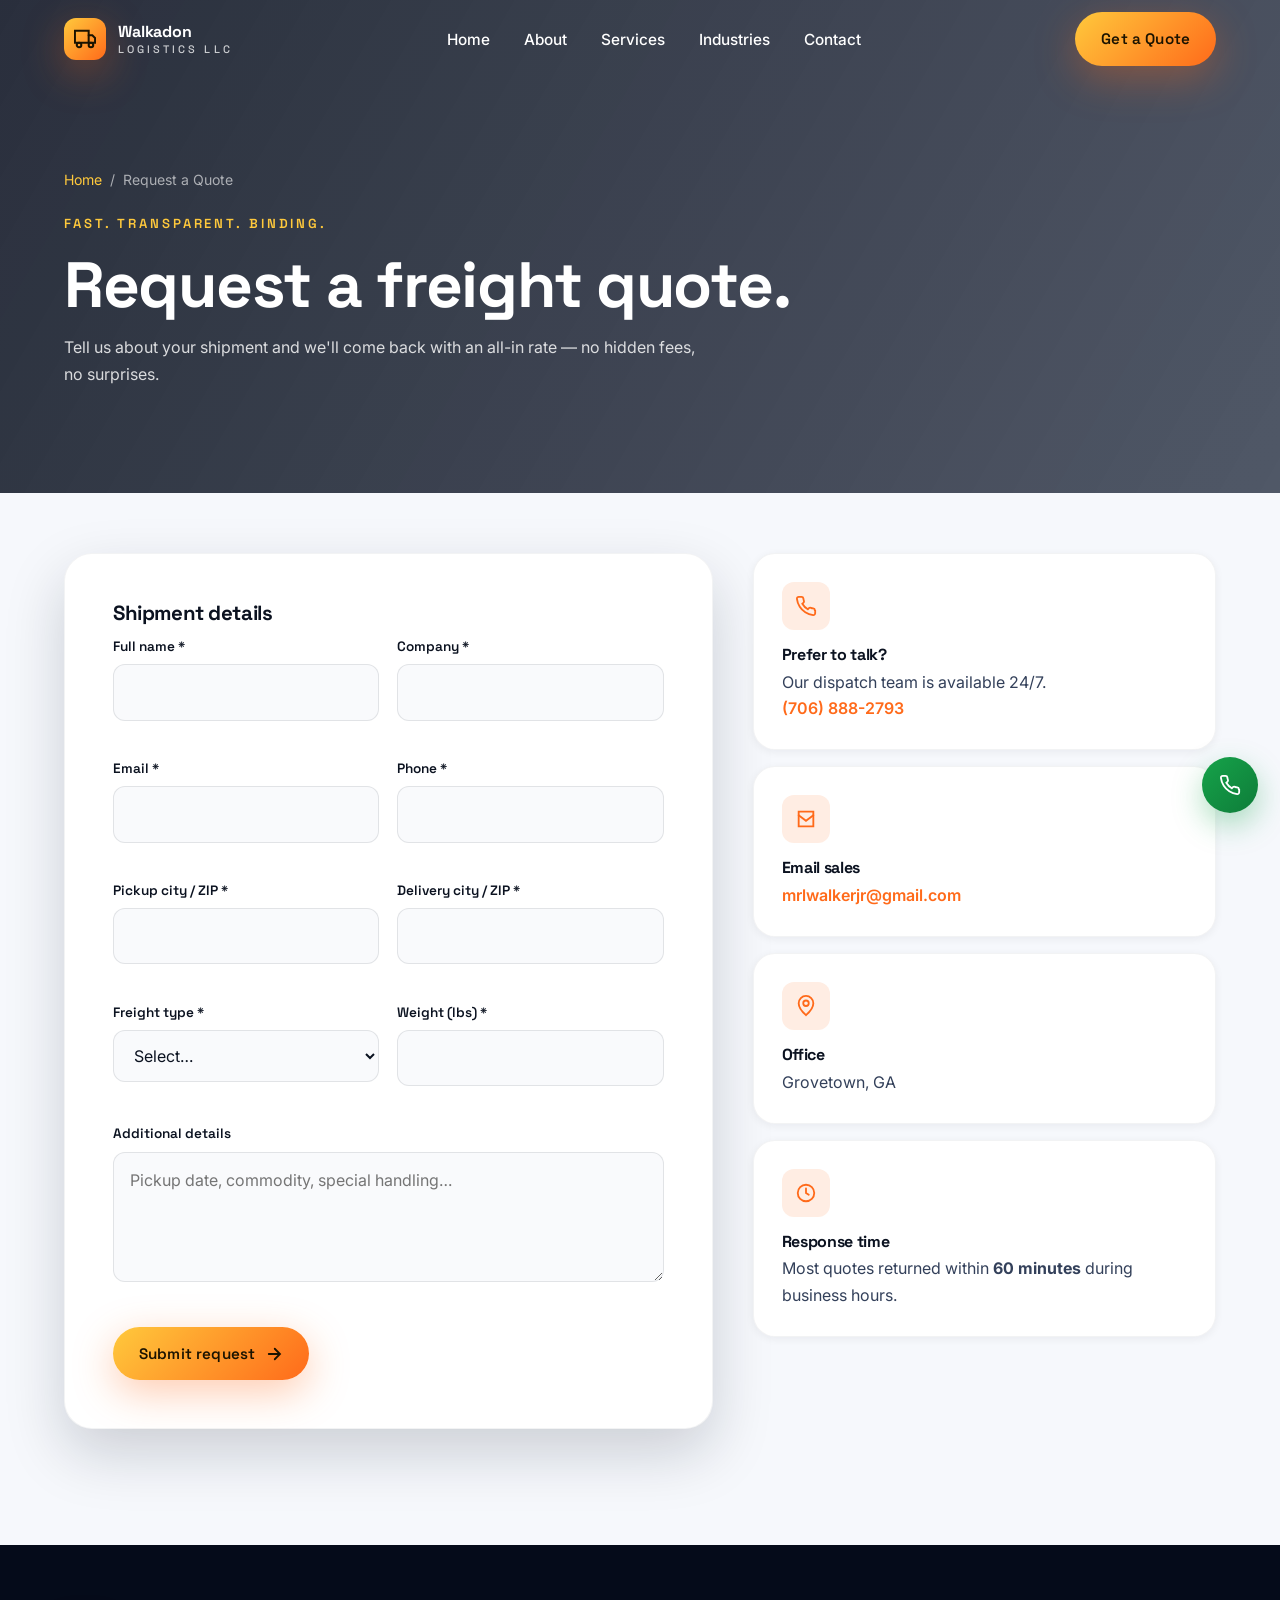
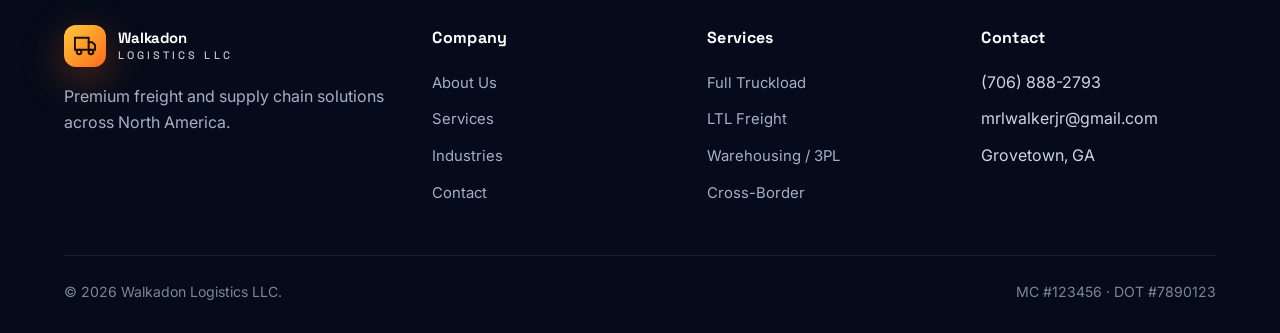
<file: quote.html>
<!DOCTYPE html>

<html lang="en">
<head>
<meta charset="utf-8"/>
<meta content="width=device-width, initial-scale=1" name="viewport"/>
<title>Request a Quote — Walkadon Logistics LLC</title>
<meta content="Get a transparent, no-obligation freight quote from Walkadon Logistics in under an hour." name="description"/>
<meta content="Request a Quote — Walkadon Logistics" property="og:title"/>
<meta content="Freight quote in under an hour, 24/7 dispatch." property="og:description"/>
<meta content="website" property="og:type"/>
<meta content="summary_large_image" name="twitter:card"/>
<link href="https://fonts.googleapis.com" rel="preconnect"/>
<link crossorigin="" href="https://fonts.gstatic.com" rel="preconnect"/>
<link href="https://fonts.googleapis.com/css2?family=Inter:wght@400;500;600;700&amp;family=Space+Grotesk:wght@500;600;700&amp;display=swap" rel="stylesheet"/>
<link href="css/style.css" rel="stylesheet"/>
<link href="css/responsive.css" rel="stylesheet"/>
<link href="css/animations.css" rel="stylesheet"/>
<style>
/* Prevent horizontal scrolling */
html,
body {
    overflow-x: hidden;
    width: 100%;
}

*,
*::before,
*::after {
    box-sizing: border-box;
}

img,
video,
iframe {
    max-width: 100%;
    height: auto;
}

/* Mobile Fix */
@media (max-width: 768px) {

    .container{
        width:100%;
        max-width:100%;
        padding-left:16px;
        padding-right:16px;
    }

    /* Stack form and info cards */
    .grid{
        display:flex !important;
        flex-direction:column !important;
        gap:24px !important;
    }

    /* Form rows become one column */
    .form__row{
        display:flex !important;
        flex-direction:column !important;
        gap:18px;
    }

    .form__group{
        width:100% !important;
    }

    .form input,
    .form select,
    .form textarea{
        width:100%;
    }

    aside{
        width:100%;
    }

    .info{
        width:100%;
    }

    /* Prevent anything from exceeding screen */
    .page-hero,
    .section,
    .form,
    .info{
        max-width:100%;
        overflow:hidden;
    }

}
</style>
</head>
<body>
<header class="nav" data-nav="">
<div class="container nav__inner">
<a class="logo" href="index.html"><span class="logo__mark"><svg fill="none" height="22" stroke="currentColor" stroke-linecap="round" stroke-width="2.2" viewbox="0 0 24 24" width="22"><path d="M1 3h15v13H1z"></path><path d="M16 8h4l3 3v5h-7"></path><circle cx="5.5" cy="18.5" r="2.5"></circle><circle cx="18.5" cy="18.5" r="2.5"></circle></svg></span><span class="logo__text">Walkadon<small>LOGISTICS LLC</small></span></a>
<nav><ul class="nav__menu">
<li><a class="nav__link" href="index.html">Home</a></li>
<li><a class="nav__link" href="about.html">About</a></li>
<li><a class="nav__link" href="services.html">Services</a></li>
<li><a class="nav__link" href="industries.html">Industries</a></li>
<li><a class="nav__link" href="contact.html">Contact</a></li></ul></nav>
<div class="nav__cta">
<a class="btn btn-primary" href="quote.html">Get a Quote</a>
<button aria-label="Open menu" class="nav__toggle" data-nav-toggle=""><svg fill="none" height="22" stroke="currentColor" stroke-linecap="round" stroke-width="2" viewbox="0 0 24 24" width="22"><path d="M3 6h18M3 12h18M3 18h18"></path></svg></button>
</div>
</div>
<div class="nav__drawer" data-nav-drawer="">
<a href="index.html">Home</a><a href="about.html">About</a><a href="services.html">Services</a>
<a href="industries.html">Industries</a>
<a class="btn btn-primary" href="quote.html">Get a Quote</a><a href="contact.html">Contact</a>
</div>
</header>
<section class="page-hero">
<div aria-hidden="true" class="page-hero__bg"></div>
<div class="container">
<div class="breadcrumbs"><a href="index.html">Home</a><span>/</span><span>Request a Quote</span></div>
<span class="eyebrow" style="color:var(--gold-400)">Fast. Transparent. Binding.</span>
<h1>Request a freight quote.</h1>
<p>Tell us about your shipment and we'll come back with an all-in rate — no hidden fees, no surprises.</p>
</div>
</section>
<section class="section" style="padding-top:60px">
<div class="container">
<div class="grid" style="grid-template-columns: 1.4fr 1fr; gap: 40px; align-items: start;">
<!-- QUOTE FORM -->
<form action="https://api.web3forms.com/submit" class="form reveal" data-validate="" method="POST" novalidate=""><input name="access_key" type="hidden" value="736a18b6-95ca-4a5c-83af-af9a72b11617"/>
<div class="form__success" role="status">Thanks! Your quote request was received. Our team will respond within one hour.</div>
<h3 style="margin-top:0">Shipment details</h3>
<div class="form__row">
<div class="form__group">
<label for="name">Full name *</label>
<input autocomplete="name" id="name" name="name" required="" type="text"/>
<span class="error"></span>
</div>
<div class="form__group">
<label for="company">Company *</label>
<input autocomplete="organization" id="company" name="company" required="" type="text"/>
<span class="error"></span>
</div>
</div>
<div class="form__row">
<div class="form__group">
<label for="email">Email *</label>
<input autocomplete="email" id="email" name="email" required="" type="email"/>
<span class="error"></span>
</div>
<div class="form__group">
<label for="phone">Phone *</label>
<input autocomplete="tel" id="phone" name="phone" required="" type="tel"/>
<span class="error"></span>
</div>
</div>
<div class="form__row">
<div class="form__group">
<label for="origin">Pickup city / ZIP *</label>
<input id="origin" name="origin" required="" type="text"/>
<span class="error"></span>
</div>
<div class="form__group">
<label for="dest">Delivery city / ZIP *</label>
<input id="dest" name="dest" required="" type="text"/>
<span class="error"></span>
</div>
</div>
<div class="form__row">
<div class="form__group">
<label for="type">Freight type *</label>
<select id="type" name="type" required="">
<option value="">Select…</option>
<option>Full Truckload (FTL)</option>
<option>Less-Than-Truckload (LTL)</option>
<option>Refrigerated</option>
<option>Flatbed / Step-deck</option>
<option>Expedited / Hot Shot</option>
<option>Cross-border</option>
<option>Other</option>
</select>
<span class="error"></span>
</div>
<div class="form__group">
<label for="weight">Weight (lbs) *</label>
<input id="weight" min="1" name="weight" required="" type="number"/>
<span class="error"></span>
</div>
</div>
<div class="form__row">
<div class="form__group full">
<label for="notes">Additional details</label>
<textarea id="notes" name="notes" placeholder="Pickup date, commodity, special handling…"></textarea>
<span class="error"></span>
</div>
</div>
<button class="btn btn-primary form__submit" type="submit">
            Submit request
            <svg fill="none" height="18" stroke="currentColor" stroke-linecap="round" stroke-width="2.4" viewbox="0 0 24 24" width="18"><path d="M5 12h14M13 5l7 7-7 7"></path></svg>
</button>
</form>
<!-- SIDE INFO -->
<aside class="reveal-right" style="display:flex;flex-direction:column;gap:16px">
<div class="info">
<div class="info__icon"><svg fill="none" height="22" stroke="currentColor" stroke-linecap="round" stroke-width="2" viewbox="0 0 24 24" width="22"><path d="M22 16.9v3a2 2 0 0 1-2.2 2 19.8 19.8 0 0 1-8.6-3.1 19.5 19.5 0 0 1-6-6A19.8 19.8 0 0 1 2.1 4.2 2 2 0 0 1 4.1 2h3a2 2 0 0 1 2 1.7c.1.9.3 1.8.6 2.6a2 2 0 0 1-.4 2.1L8 9.6a16 16 0 0 0 6 6l1.2-1.2a2 2 0 0 1 2.1-.4c.8.3 1.7.5 2.6.6a2 2 0 0 1 1.7 2z"></path></svg></div>
<h4>Prefer to talk?</h4>
<p>Our dispatch team is available 24/7.<br/><a href="tel:17068882793">(706) 888-2793</a></p>
</div>
<div class="info">
<div class="info__icon"><svg fill="none" height="22" stroke="currentColor" stroke-linecap="round" stroke-width="2" viewbox="0 0 24 24" width="22"><path d="M4 4h16v16H4z"></path><path d="M4 8l8 6 8-6"></path></svg></div>
<h4>Email sales</h4>
<p><a href="mailto:mrlwalkerjr@gmail.com">mrlwalkerjr@gmail.com</a></p>
</div>
<div class="info">
<div class="info__icon"><svg fill="none" height="22" stroke="currentColor" stroke-linecap="round" stroke-width="2" viewbox="0 0 24 24" width="22"><path d="M12 22s8-7 8-13a8 8 0 1 0-16 0c0 6 8 13 8 13z"></path><circle cx="12" cy="9" r="3"></circle></svg></div>
<h4>Office</h4>
<p>Grovetown, GA</p>
</div>
<div class="info">
<div class="info__icon"><svg fill="none" height="22" stroke="currentColor" stroke-linecap="round" stroke-width="2" viewbox="0 0 24 24" width="22"><circle cx="12" cy="12" r="9"></circle><path d="M12 7v5l3 2"></path></svg></div>
<h4>Response time</h4>
<p>Most quotes returned within <strong>60 minutes</strong> during business hours.</p>
</div>
</aside>
</div>
</div>
</section>
<footer class="footer">
<div class="container">
<div class="footer__grid">
<div class="footer__brand"><a class="logo" href="index.html"><span class="logo__mark"><svg fill="none" height="22" stroke="currentColor" stroke-linecap="round" stroke-width="2.2" viewbox="0 0 24 24" width="22"><path d="M1 3h15v13H1z"></path><path d="M16 8h4l3 3v5h-7"></path><circle cx="5.5" cy="18.5" r="2.5"></circle><circle cx="18.5" cy="18.5" r="2.5"></circle></svg></span><span class="logo__text">Walkadon<small>LOGISTICS LLC</small></span></a><p>Premium freight and supply chain solutions across North America.</p></div>
<div><h5>Company</h5><ul><li><a href="about.html">About Us</a></li><li><a href="services.html">Services</a></li><li><a href="industries.html">Industries</a></li><li><a href="contact.html">Contact</a></li></ul></div>
<div><h5>Services</h5><ul><li><a href="services.html">Full Truckload</a></li><li><a href="services.html">LTL Freight</a></li><li><a href="services.html">Warehousing / 3PL</a></li><li><a href="services.html">Cross-Border</a></li></ul></div>
<div><h5>Contact</h5><ul><li>(706) 888-2793</li><li>mrlwalkerjr@gmail.com</li><li>Grovetown, GA</li></ul></div>
</div>
<div class="footer__bottom"><span>© <span data-year="">2026</span> Walkadon Logistics LLC.</span><span>MC #123456 · DOT #7890123</span></div>
</div>
</footer>
<button aria-label="Back to top" class="back-top" data-back-top=""><svg fill="none" height="18" stroke="currentColor" stroke-linecap="round" stroke-width="2.4" viewbox="0 0 24 24" width="18"><path d="M12 19V5M5 12l7-7 7 7"></path></svg></button>
<div class="floating floating--right">
<a aria-label="Call us" class="fab fab--call" href="tel:17068882793"><svg fill="none" height="22" stroke="currentColor" stroke-linecap="round" stroke-width="2" viewbox="0 0 24 24" width="22"><path d="M22 16.9v3a2 2 0 0 1-2.2 2 19.8 19.8 0 0 1-8.6-3.1 19.5 19.5 0 0 1-6-6A19.8 19.8 0 0 1 2.1 4.2 2 2 0 0 1 4.1 2h3a2 2 0 0 1 2 1.7c.1.9.3 1.8.6 2.6a2 2 0 0 1-.4 2.1L8 9.6a16 16 0 0 0 6 6l1.2-1.2a2 2 0 0 1 2.1-.4c.8.3 1.7.5 2.6.6a2 2 0 0 1 1.7 2z"></path></svg></a>
<br/><br/>
</div>
<script src="js/script.js"></script>
<script src="js/animations.js"></script>
<script src="js/form-validation.js"></script>
            <!--Start of Tawk.to Script-->
<script type="text/javascript">
var Tawk_API=Tawk_API||{}, Tawk_LoadStart=new Date();
(function(){
var s1=document.createElement("script"),s0=document.getElementsByTagName("script")[0];
s1.async=true;
s1.src='https://embed.tawk.to/6a603959642ea11d490f1eef/1ju3u02gb';
s1.charset='UTF-8';
s1.setAttribute('crossorigin','*');
s0.parentNode.insertBefore(s1,s0);
})();
</script>
<!--End of Tawk.to Script-->
</body>
</html>
</file>
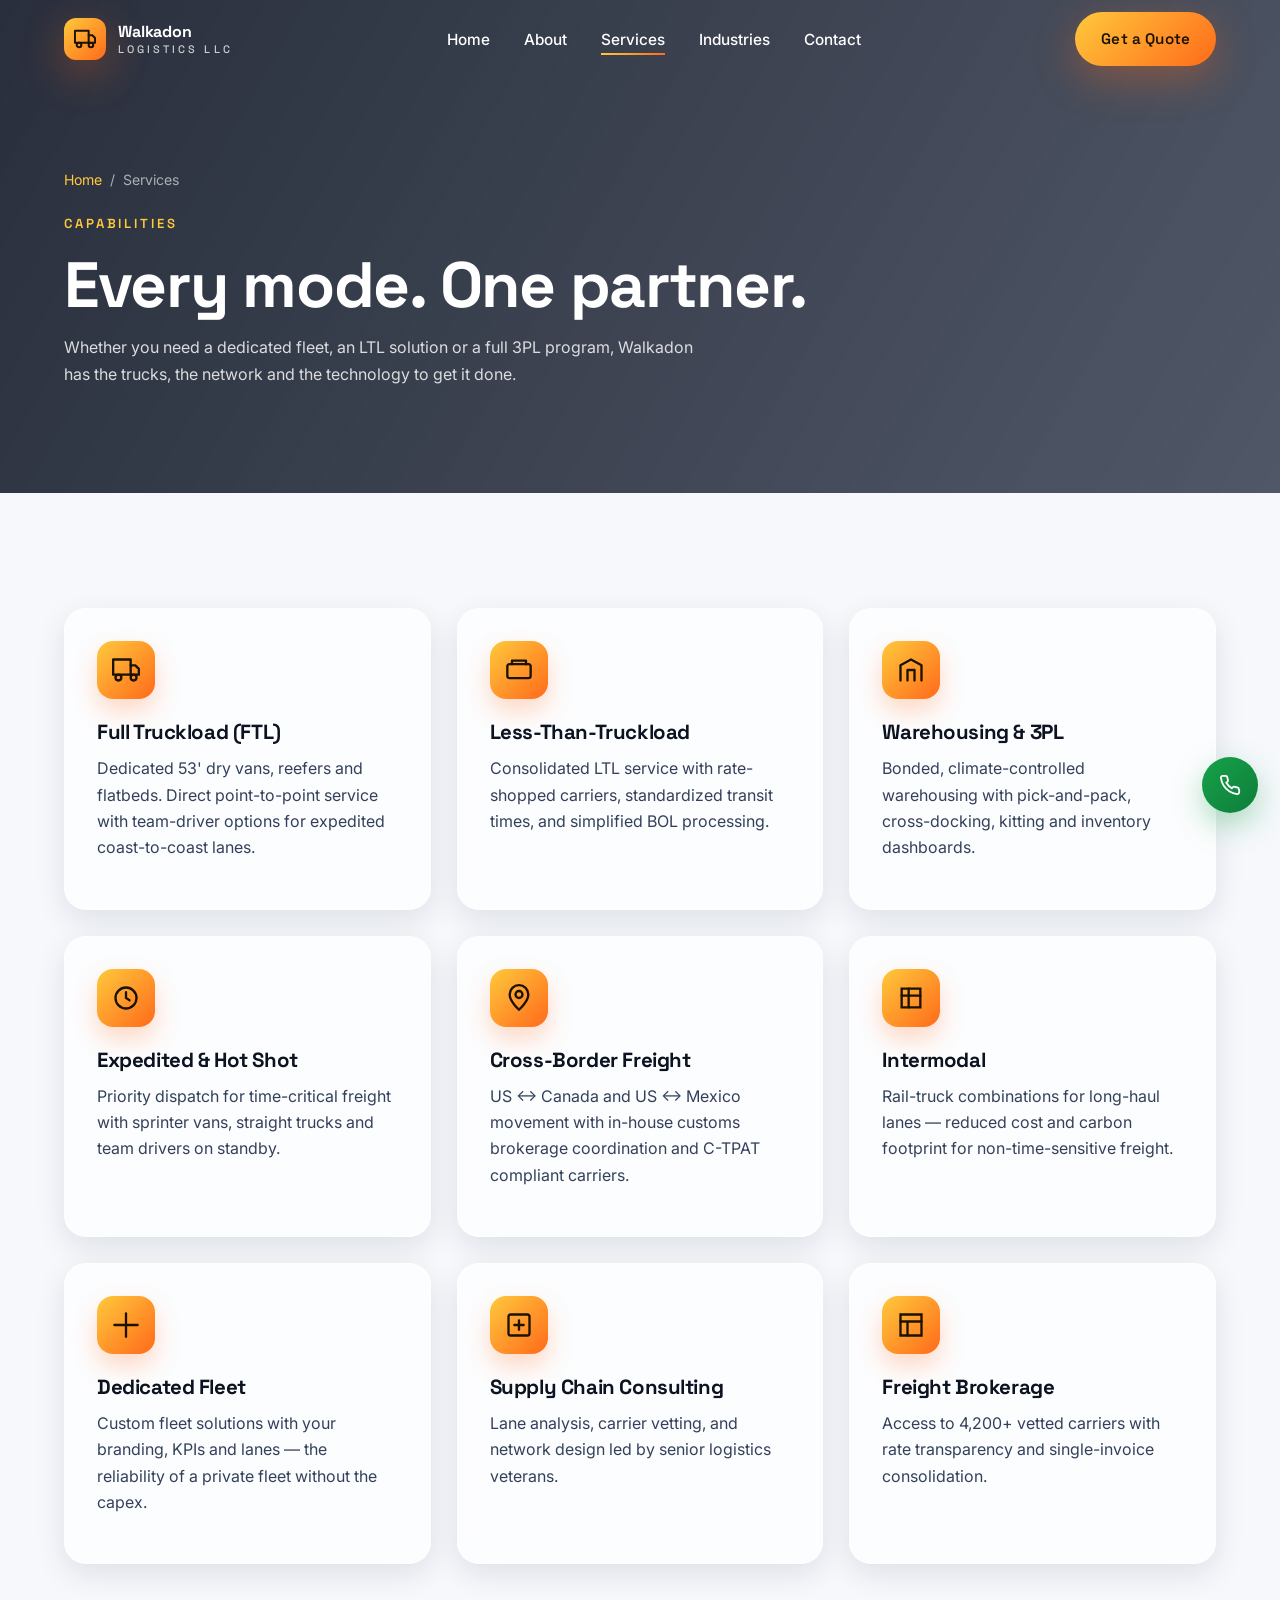
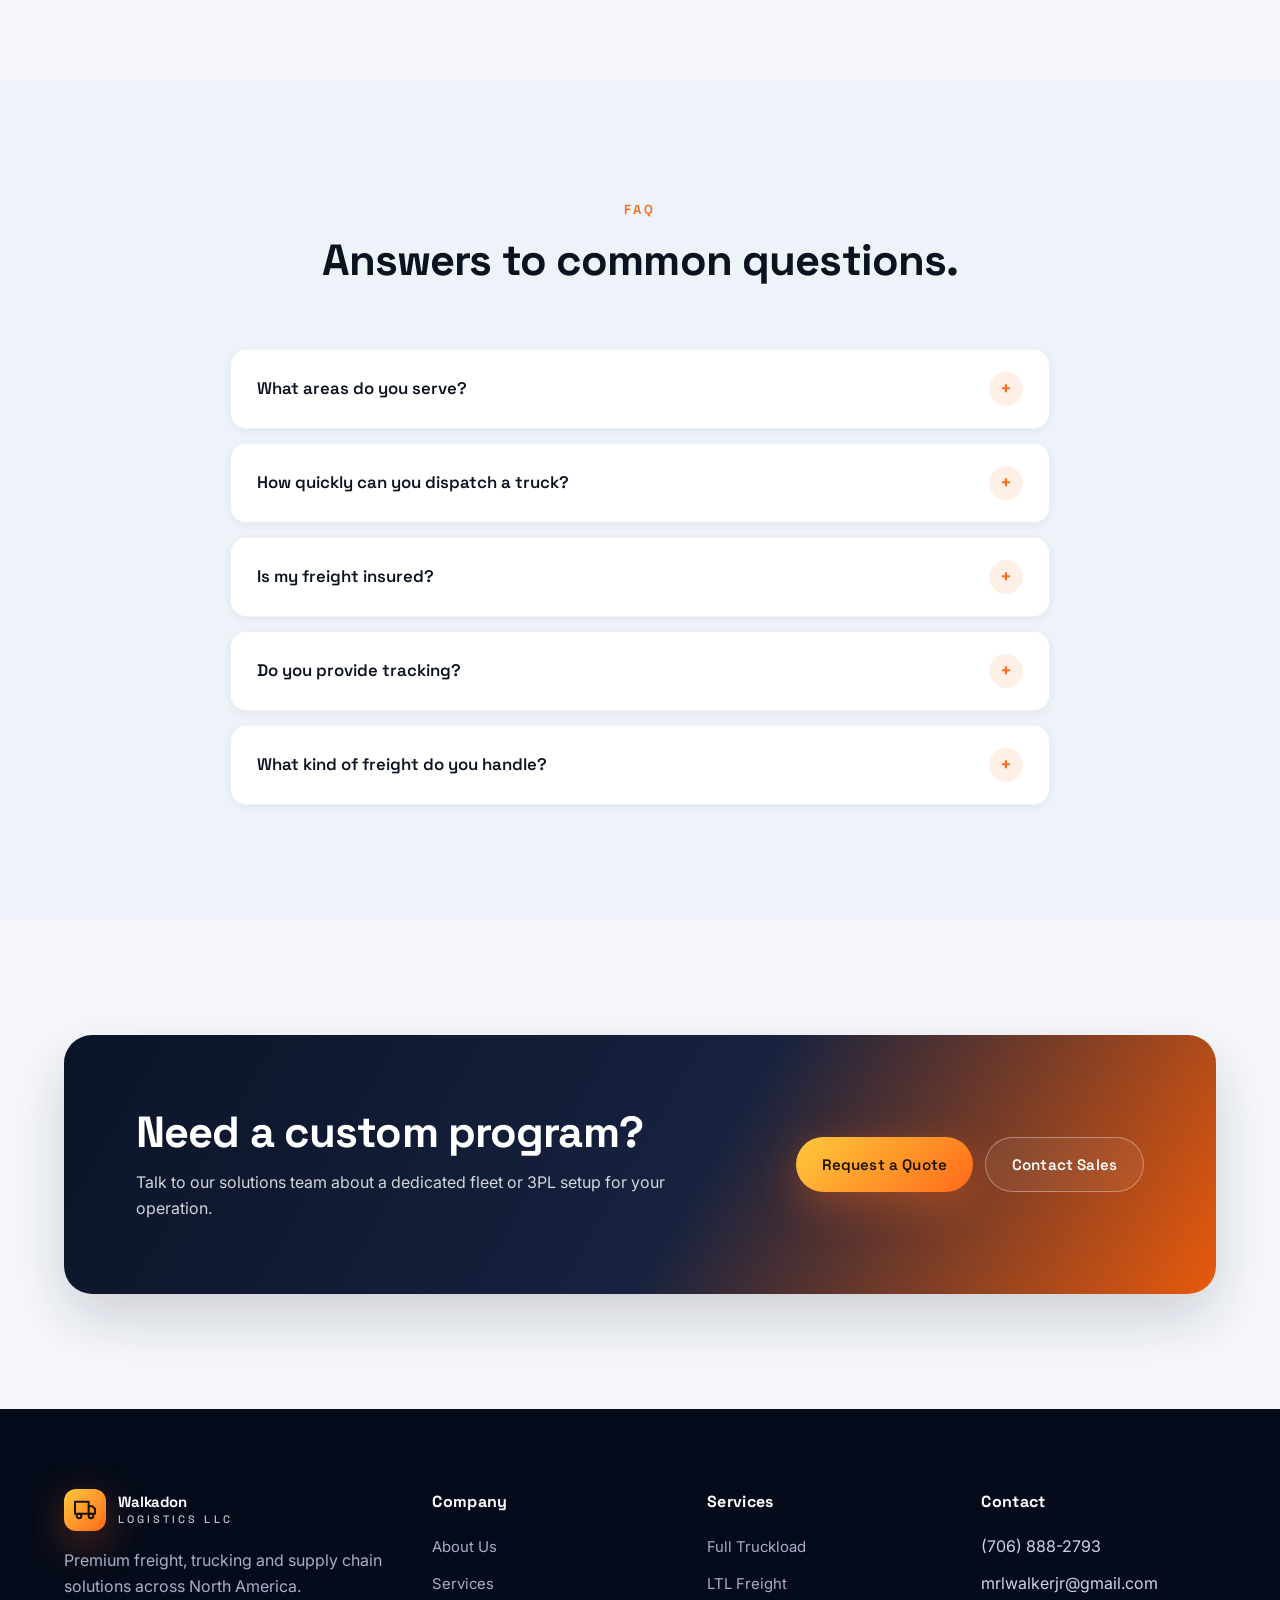
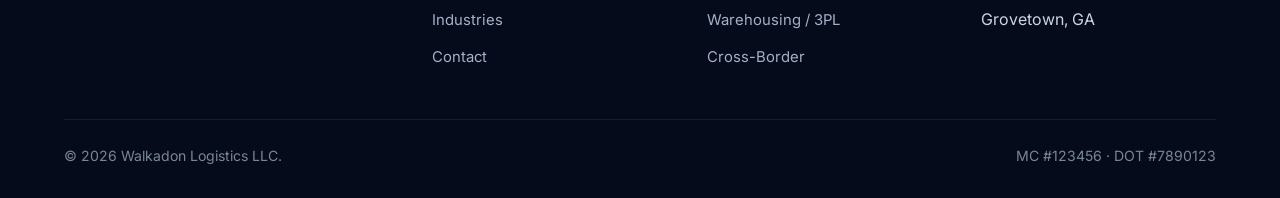
<file: services.html>
<!DOCTYPE html>

<html lang="en">
<head>
<meta charset="utf-8"/>
<meta content="width=device-width, initial-scale=1" name="viewport"/>
<title>Services — Walkadon Logistics LLC | FTL, LTL, Warehousing &amp; 3PL</title>
<meta content="Full Truckload, LTL, warehousing, 3PL, expedited freight and cross-border services from Walkadon Logistics LLC." name="description"/>
<meta content="Walkadon Logistics — Services" property="og:title"/>
<meta content="Full-spectrum freight and supply chain services." property="og:description"/>
<meta content="website" property="og:type"/>
<meta content="summary_large_image" name="twitter:card"/>
<link href="https://fonts.googleapis.com" rel="preconnect"/>
<link crossorigin="" href="https://fonts.gstatic.com" rel="preconnect"/>
<link href="https://fonts.googleapis.com/css2?family=Inter:wght@400;500;600;700&amp;family=Space+Grotesk:wght@500;600;700&amp;display=swap" rel="stylesheet"/>
<link href="css/style.css" rel="stylesheet"/>
<link href="css/responsive.css" rel="stylesheet"/>
<link href="css/animations.css" rel="stylesheet"/>
</head>
<body>
<header class="nav" data-nav="">
<div class="container nav__inner">
<a class="logo" href="index.html">
<span class="logo__mark"><svg fill="none" height="22" stroke="currentColor" stroke-linecap="round" stroke-linejoin="round" stroke-width="2.2" viewbox="0 0 24 24" width="22"><path d="M1 3h15v13H1z"></path><path d="M16 8h4l3 3v5h-7"></path><circle cx="5.5" cy="18.5" r="2.5"></circle><circle cx="18.5" cy="18.5" r="2.5"></circle></svg></span>
<span class="logo__text">Walkadon<small>LOGISTICS LLC</small></span>
</a>
<nav aria-label="Primary">
<ul class="nav__menu">
<li><a class="nav__link" href="index.html">Home</a></li>
<li><a class="nav__link" href="about.html">About</a></li>
<li><a class="nav__link" href="services.html">Services</a></li>
<li><a class="nav__link" href="industries.html">Industries</a></li>
<li><a class="nav__link" href="contact.html">Contact</a></li></ul>
</nav>
<div class="nav__cta">
<a class="btn btn-primary" href="quote.html">Get a Quote</a>
<button aria-label="Open menu" class="nav__toggle" data-nav-toggle=""><svg fill="none" height="22" stroke="currentColor" stroke-linecap="round" stroke-width="2" viewbox="0 0 24 24" width="22"><path d="M3 6h18M3 12h18M3 18h18"></path></svg></button>
</div>
</div>
<div class="nav__drawer" data-nav-drawer="">
<a href="index.html">Home</a><a href="about.html">About</a><a href="services.html">Services</a>
<a href="industries.html">Industries</a>
<a class="btn btn-primary" href="quote.html">Get a Quote</a><a href="contact.html">Contact</a>
</div>
</header>
<section class="page-hero">
<div aria-hidden="true" class="page-hero__bg"></div>
<div class="container">
<div class="breadcrumbs"><a href="index.html">Home</a><span>/</span><span>Services</span></div>
<span class="eyebrow" style="color:var(--gold-400)">Capabilities</span>
<h1>Every mode. One partner.</h1>
<p>Whether you need a dedicated fleet, an LTL solution or a full 3PL program, Walkadon has the trucks, the network and the technology to get it done.</p>
</div>
</section>
<section class="section">
<div class="container">
<div class="grid grid-3 reveal-stagger">
<article class="card-glass">
<div class="service__icon"><svg fill="none" height="26" stroke="currentColor" stroke-linecap="round" stroke-linejoin="round" stroke-width="2" viewbox="0 0 24 24" width="26"><path d="M1 3h15v13H1z"></path><path d="M16 8h4l3 3v5h-7"></path><circle cx="5.5" cy="18.5" r="2.5"></circle><circle cx="18.5" cy="18.5" r="2.5"></circle></svg></div>
<h3>Full Truckload (FTL)</h3>
<p>Dedicated 53' dry vans, reefers and flatbeds. Direct point-to-point service with team-driver options for expedited coast-to-coast lanes.</p>
</article>
<article class="card-glass">
<div class="service__icon"><svg fill="none" height="26" stroke="currentColor" stroke-linecap="round" stroke-linejoin="round" stroke-width="2" viewbox="0 0 24 24" width="26"><rect height="12" rx="2" width="20" x="2" y="7"></rect><path d="M6 7V4h12v3"></path></svg></div>
<h3>Less-Than-Truckload</h3>
<p>Consolidated LTL service with rate-shopped carriers, standardized transit times, and simplified BOL processing.</p>
</article>
<article class="card-glass">
<div class="service__icon"><svg fill="none" height="26" stroke="currentColor" stroke-linecap="round" stroke-linejoin="round" stroke-width="2" viewbox="0 0 24 24" width="26"><path d="M3 21V8l9-5 9 5v13"></path><path d="M9 21V12h6v9"></path></svg></div>
<h3>Warehousing &amp; 3PL</h3>
<p>Bonded, climate-controlled warehousing with pick-and-pack, cross-docking, kitting and inventory dashboards.</p>
</article>
<article class="card-glass">
<div class="service__icon"><svg fill="none" height="26" stroke="currentColor" stroke-linecap="round" stroke-width="2" viewbox="0 0 24 24" width="26"><circle cx="12" cy="12" r="9"></circle><path d="M12 7v5l3 2"></path></svg></div>
<h3>Expedited &amp; Hot Shot</h3>
<p>Priority dispatch for time-critical freight with sprinter vans, straight trucks and team drivers on standby.</p>
</article>
<article class="card-glass">
<div class="service__icon"><svg fill="none" height="26" stroke="currentColor" stroke-linecap="round" stroke-width="2" viewbox="0 0 24 24" width="26"><path d="M12 22s8-7 8-13a8 8 0 1 0-16 0c0 6 8 13 8 13z"></path><circle cx="12" cy="9" r="3"></circle></svg></div>
<h3>Cross-Border Freight</h3>
<p>US ↔ Canada and US ↔ Mexico movement with in-house customs brokerage coordination and C-TPAT compliant carriers.</p>
</article>
<article class="card-glass">
<div class="service__icon"><svg fill="none" height="26" stroke="currentColor" stroke-linecap="round" stroke-width="2" viewbox="0 0 24 24" width="26"><path d="M4 4h16v16H4z"></path><path d="M4 10h16M10 4v16"></path></svg></div>
<h3>Intermodal</h3>
<p>Rail-truck combinations for long-haul lanes — reduced cost and carbon footprint for non-time-sensitive freight.</p>
</article>
<article class="card-glass">
<div class="service__icon"><svg fill="none" height="26" stroke="currentColor" stroke-linecap="round" stroke-width="2" viewbox="0 0 24 24" width="26"><path d="M12 2v20M2 12h20"></path></svg></div>
<h3>Dedicated Fleet</h3>
<p>Custom fleet solutions with your branding, KPIs and lanes — the reliability of a private fleet without the capex.</p>
</article>
<article class="card-glass">
<div class="service__icon"><svg fill="none" height="26" stroke="currentColor" stroke-linecap="round" stroke-width="2" viewbox="0 0 24 24" width="26"><rect height="18" rx="2" width="18" x="3" y="3"></rect><path d="M8 12h8M12 8v8"></path></svg></div>
<h3>Supply Chain Consulting</h3>
<p>Lane analysis, carrier vetting, and network design led by senior logistics veterans.</p>
</article>
<article class="card-glass">
<div class="service__icon"><svg fill="none" height="26" stroke="currentColor" stroke-linecap="round" stroke-width="2" viewbox="0 0 24 24" width="26"><path d="M3 3h18v18H3z"></path><path d="M3 9h18M9 21V9"></path></svg></div>
<h3>Freight Brokerage</h3>
<p>Access to 4,200+ vetted carriers with rate transparency and single-invoice consolidation.</p>
</article>
</div>
</div>
</section>
<!-- ================= FAQ ================= -->
<section class="section" style="background:#eef2f9">
<div class="container">
<div class="section-head reveal">
<span class="eyebrow">FAQ</span>
<h2>Answers to common questions.</h2>
</div>
<div class="faq reveal">
<div class="faq__item" data-faq="">
<button aria-expanded="false" class="faq__q">What areas do you serve? <span class="plus">+</span></button>
<div class="faq__a"><div class="faq__a-inner">We operate in all 48 contiguous US states, plus Canada and Mexico via our cross-border program.</div></div>
</div>
<div class="faq__item" data-faq="">
<button aria-expanded="false" class="faq__q">How quickly can you dispatch a truck? <span class="plus">+</span></button>
<div class="faq__a"><div class="faq__a-inner">Standard dispatch is within 2–4 hours on most major lanes. Expedited hot-shot service can be dispatched within 60 minutes.</div></div>
</div>
<div class="faq__item" data-faq="">
<button aria-expanded="false" class="faq__q">Is my freight insured? <span class="plus">+</span></button>
<div class="faq__a"><div class="faq__a-inner">Yes — every load carries $1M in cargo insurance plus $1M in general liability. Higher limits available on request.</div></div>
</div>
<div class="faq__item" data-faq="">
<button aria-expanded="false" class="faq__q">Do you provide tracking? <span class="plus">+</span></button>
<div class="faq__a"><div class="faq__a-inner">Every shipment gets a live tracking link with GPS updates, geofenced alerts and automated ETA notifications.</div></div>
</div>
<div class="faq__item" data-faq="">
<button aria-expanded="false" class="faq__q">What kind of freight do you handle? <span class="plus">+</span></button>
<div class="faq__a"><div class="faq__a-inner">Dry, refrigerated, flatbed, hazmat, high-value electronics, and oversize. Contact us for specialized freight.</div></div>
</div>
</div>
</div>
</section>
<section class="section">
<div class="container">
<div class="cta-banner reveal">
<div><h2>Need a custom program?</h2><p>Talk to our solutions team about a dedicated fleet or 3PL setup for your operation.</p></div>
<div class="cta-banner__actions"><a class="btn btn-primary" href="quote.html">Request a Quote</a><a class="btn btn-ghost" href="contact.html">Contact Sales</a></div>
</div>
</div>
</section>
<footer class="footer">
<div class="container">
<div class="footer__grid">
<div class="footer__brand">
<a class="logo" href="index.html"><span class="logo__mark"><svg fill="none" height="22" stroke="currentColor" stroke-linecap="round" stroke-linejoin="round" stroke-width="2.2" viewbox="0 0 24 24" width="22"><path d="M1 3h15v13H1z"></path><path d="M16 8h4l3 3v5h-7"></path><circle cx="5.5" cy="18.5" r="2.5"></circle><circle cx="18.5" cy="18.5" r="2.5"></circle></svg></span><span class="logo__text">Walkadon<small>LOGISTICS LLC</small></span></a>
<p>Premium freight, trucking and supply chain solutions across North America.</p>
</div>
<div><h5>Company</h5><ul><li><a href="about.html">About Us</a></li><li><a href="services.html">Services</a></li><li><a href="industries.html">Industries</a></li><li><a href="contact.html">Contact</a></li></ul></div>
<div><h5>Services</h5><ul><li><a href="services.html">Full Truckload</a></li><li><a href="services.html">LTL Freight</a></li><li><a href="services.html">Warehousing / 3PL</a></li><li><a href="services.html">Cross-Border</a></li></ul></div>
<div><h5>Contact</h5><ul><li>(706) 888-2793</li><li>mrlwalkerjr@gmail.com</li><li>Grovetown, GA</li></ul></div>
</div>
<div class="footer__bottom"><span>© <span data-year="">2026</span> Walkadon Logistics LLC.</span><span>MC #123456 · DOT #7890123</span></div>
</div>
</footer>
<button aria-label="Back to top" class="back-top" data-back-top=""><svg fill="none" height="18" stroke="currentColor" stroke-linecap="round" stroke-width="2.4" viewbox="0 0 24 24" width="18"><path d="M12 19V5M5 12l7-7 7 7"></path></svg></button>
<div class="floating floating--right">
<a aria-label="Call us" class="fab fab--call" href="tel:17068882793"><svg fill="none" height="22" stroke="currentColor" stroke-linecap="round" stroke-width="2" viewbox="0 0 24 24" width="22"><path d="M22 16.9v3a2 2 0 0 1-2.2 2 19.8 19.8 0 0 1-8.6-3.1 19.5 19.5 0 0 1-6-6A19.8 19.8 0 0 1 2.1 4.2 2 2 0 0 1 4.1 2h3a2 2 0 0 1 2 1.7c.1.9.3 1.8.6 2.6a2 2 0 0 1-.4 2.1L8 9.6a16 16 0 0 0 6 6l1.2-1.2a2 2 0 0 1 2.1-.4c.8.3 1.7.5 2.6.6a2 2 0 0 1 1.7 2z"></path></svg></a>
<br/><br/>
</div>
<script src="js/script.js"></script>
<script src="js/animations.js"></script>
  <!--Start of Tawk.to Script-->
<script type="text/javascript">
var Tawk_API=Tawk_API||{}, Tawk_LoadStart=new Date();
(function(){
var s1=document.createElement("script"),s0=document.getElementsByTagName("script")[0];
s1.async=true;
s1.src='https://embed.tawk.to/6a603959642ea11d490f1eef/1ju3u02gb';
s1.charset='UTF-8';
s1.setAttribute('crossorigin','*');
s0.parentNode.insertBefore(s1,s0);
})();
</script>
<!--End of Tawk.to Script-->
</body>
</html>
</file>
<file: css/style.css>
/* =========================================================
   WALKADON LOGISTICS LLC — Core Stylesheet
   Premium trucking / freight theme
   ========================================================= */

/* ---------- Design tokens ---------- */
:root {
  --navy-950: #050b1a;
  --navy-900: #0a1428;
  --navy-800: #111d3a;
  --navy-700: #1a2748;
  --steel-500: #64748b;
  --steel-300: #cbd5e1;
  --bg: #f6f8fc;
  --surface: #ffffff;
  --ink: #0b1220;
  --ink-soft: #33405a;
  --muted: #6b7590;
  --gold-500: #f5b301;
  --gold-400: #ffc93c;
  --accent-500: #ff6a1a;
  --accent-600: #e85a0c;
  --success: #16a34a;
  --danger: #dc2626;

  --grad-hero: linear-gradient(120deg, rgba(5,11,26,.85) 0%, rgba(10,20,40,.65) 55%, rgba(255,106,26,.35) 100%);
  --grad-cta:  linear-gradient(120deg, var(--navy-900) 0%, #16223f 55%, var(--accent-600) 100%);
  --grad-gold: linear-gradient(135deg, var(--gold-400), var(--accent-500));
  --grad-dark: linear-gradient(180deg, var(--navy-900), var(--navy-950));

  --shadow-sm: 0 2px 8px rgba(10, 20, 40, .06);
  --shadow-md: 0 10px 30px rgba(10, 20, 40, .10);
  --shadow-lg: 0 24px 60px rgba(10, 20, 40, .18);
  --shadow-glow: 0 12px 40px rgba(255, 106, 26, .35);

  --radius-sm: 10px;
  --radius:    16px;
  --radius-lg: 22px;
  --radius-xl: 28px;

  --container: 1200px;
  --nav-h: 78px;

  --font-display: "Space Grotesk", "Inter", system-ui, sans-serif;
  --font-body: "Inter", system-ui, -apple-system, Segoe UI, Roboto, sans-serif;
}

/* ---------- Reset & base ---------- */
*, *::before, *::after { box-sizing: border-box; }
html { scroll-behavior: smooth; -webkit-text-size-adjust: 100%; }
body {
  margin: 0;
  font-family: var(--font-body);
  font-size: 16px;
  line-height: 1.65;
  color: var(--ink);
  background: var(--bg);
  -webkit-font-smoothing: antialiased;
  overflow-x: hidden;
}
img { max-width: 100%; display: block; }
a { color: inherit; text-decoration: none; }
button { font: inherit; cursor: pointer; border: 0; background: none; color: inherit; }
h1, h2, h3, h4 {
  font-family: var(--font-display);
  color: var(--ink);
  line-height: 1.15;
  letter-spacing: -0.02em;
  margin: 0 0 .5em;
  font-weight: 700;
}
h1 { font-size: clamp(2.4rem, 5vw, 4.2rem); }
h2 { font-size: clamp(1.9rem, 3.4vw, 2.8rem); }
h3 { font-size: clamp(1.15rem, 1.6vw, 1.35rem); }
p  { margin: 0 0 1em; color: var(--ink-soft); }

.container { width: 100%; max-width: var(--container); margin: 0 auto; padding: 0 24px; }

.section {
  padding: clamp(64px, 9vw, 120px) 0;
  position: relative;
}
.section--dark {
  background: var(--grad-dark);
  color: #eaf0ff;
}
.section--dark h2, .section--dark h3 { color: #fff; }
.section--dark p { color: #b8c2d8; }

.section-head { max-width: 760px; margin: 0 auto clamp(40px, 5vw, 64px); text-align: center; }
.section-head .eyebrow { color: var(--accent-500); }

.eyebrow {
  display: inline-block;
  font-family: var(--font-display);
  font-weight: 600;
  font-size: .82rem;
  text-transform: uppercase;
  letter-spacing: .22em;
  color: var(--accent-500);
  margin-bottom: 14px;
}

/* ---------- Buttons ---------- */
.btn {
  display: inline-flex;
  align-items: center;
  gap: 10px;
  padding: 14px 26px;
  border-radius: 999px;
  font-family: var(--font-display);
  font-weight: 600;
  font-size: .95rem;
  letter-spacing: .01em;
  transition: transform .25s ease, box-shadow .25s ease, background .25s ease, color .25s ease;
  white-space: nowrap;
}
.btn svg { width: 18px; height: 18px; }
.btn-primary {
  background: var(--grad-gold);
  color: #1b1300;
  box-shadow: var(--shadow-glow);
}
.btn-primary:hover { transform: translateY(-2px); box-shadow: 0 18px 48px rgba(255,106,26,.5); }
.btn-ghost {
  color: #fff;
  border: 1.5px solid rgba(255,255,255,.35);
  backdrop-filter: blur(10px);
  background: rgba(255,255,255,.06);
}
.btn-ghost:hover { background: rgba(255,255,255,.14); transform: translateY(-2px); }
.btn-dark {
  background: var(--navy-900);
  color: #fff;
}
.btn-dark:hover { background: var(--navy-800); transform: translateY(-2px); }
.btn-outline {
  color: var(--navy-900);
  border: 1.5px solid var(--navy-900);
}
.btn-outline:hover { background: var(--navy-900); color: #fff; }

/* ---------- Navigation ---------- */
.nav {
  position: fixed; top: 0; left: 0; right: 0; z-index: 100;
  height: var(--nav-h);
  transition: background .3s ease, box-shadow .3s ease;
}
.nav__inner {
  display: flex; align-items: center; justify-content: space-between;
  height: 100%;
  transition: backdrop-filter .3s ease, -webkit-backdrop-filter .3s ease;
}
.nav.is-scrolled {
  background: rgba(255,255,255,.85);
  box-shadow: var(--shadow-sm);
}
.nav.is-scrolled .nav__inner {
  backdrop-filter: blur(18px) saturate(140%);
  -webkit-backdrop-filter: blur(18px) saturate(140%);
}
.nav.is-scrolled .nav__link,
.nav.is-scrolled .logo__text { color: var(--ink); }
.nav.is-scrolled .logo__mark { background: var(--grad-gold); }

.logo { display: flex; align-items: center; gap: 12px; }
.logo__mark {
  width: 42px; height: 42px; border-radius: 12px;
  background: var(--grad-gold);
  display: grid; place-items: center;
  box-shadow: var(--shadow-glow);
  color: #1b1300;
}
.logo__text {
  font-family: var(--font-display);
  font-weight: 700;
  color: #fff;
  letter-spacing: -0.01em;
  line-height: 1;
}
.logo__text small {
  display: block;
  font-size: .68rem;
  font-weight: 500;
  letter-spacing: .28em;
  opacity: .75;
  margin-top: 4px;
}

.nav__menu {
  display: flex; align-items: center; gap: 34px;
  list-style: none; margin: 0; padding: 0;
}
.nav__link {
  color: #fff;
  font-weight: 500;
  font-size: .96rem;
  position: relative;
  padding: 6px 0;
}
.nav__link::after {
  content: ""; position: absolute; left: 0; bottom: 0;
  width: 100%; height: 2px;
  background: var(--grad-gold);
  transform: scaleX(0); transform-origin: right;
  transition: transform .35s ease;
}
.nav__link:hover::after, .nav__link.is-active::after { transform: scaleX(1); transform-origin: left; }

.nav__cta { display: flex; align-items: center; gap: 12px; }

.nav__toggle {
  display: none;
  width: 44px; height: 44px;
  border-radius: 12px;
  align-items: center; justify-content: center;
  color: #fff;
  background: rgba(255,255,255,.08);
  border: 1px solid rgba(255,255,255,.18);
}
.nav.is-scrolled .nav__toggle {
  color: var(--ink);
  background: rgba(10,20,40,.05);
  border-color: rgba(10,20,40,.12);
}

/* Mobile menu */
.nav__drawer {
  position: fixed; inset: 0;
  background: rgba(5,11,26,.94);
  backdrop-filter: blur(20px);
  display: flex; flex-direction: column; align-items: center; justify-content: center;
  gap: 28px;
  transform: translateY(-100%);
  transition: transform .5s cubic-bezier(.7,.1,.25,1);
  z-index: 99;
}
.nav__drawer.is-open { transform: translateY(0); }
.nav__drawer a {
  font-family: var(--font-display);
  font-size: 1.6rem;
  color: #fff;
  font-weight: 600;
}
.nav__drawer .btn { margin-top: 12px; }

/* ---------- Hero ---------- */
.hero {
  position: relative;
  min-height: 100vh;
  display: flex; align-items: center;
  color: #fff;
  overflow: hidden;
  padding-top: calc(var(--nav-h) + 40px);
}
.hero__bg {
  position: absolute; inset: 0;
  background:
    var(--grad-hero),
    url("https://images.unsplash.com/photo-1601584115197-04ecc0da31d7?auto=format&fit=crop&w=1920&q=80") center/cover no-repeat;
  z-index: -2;
}
.hero__grid {
  position: absolute; inset: 0;
  background-image:
    linear-gradient(rgba(255,255,255,.05) 1px, transparent 1px),
    linear-gradient(90deg, rgba(255,255,255,.05) 1px, transparent 1px);
  background-size: 60px 60px;
  mask-image: radial-gradient(ellipse at center, black 40%, transparent 75%);
  z-index: -1;
  opacity: .5;
}
.hero__content { max-width: 780px; }
.hero .eyebrow { color: var(--gold-400); }
.hero h1 { color: #fff; }
.hero h1 span {
  background: var(--grad-gold);
  -webkit-background-clip: text; background-clip: text;
  -webkit-text-fill-color: transparent;
}
.hero p.lead {
  font-size: clamp(1.05rem, 1.35vw, 1.2rem);
  color: rgba(255,255,255,.82);
  max-width: 620px;
  margin-bottom: 36px;
}
.hero__actions { display: flex; flex-wrap: wrap; gap: 14px; }
.hero__meta {
  margin-top: 60px;
  display: grid; grid-template-columns: repeat(3, minmax(0,1fr));
  gap: 22px;
  max-width: 720px;
}
.hero__meta .card {
  padding: 18px 22px;
  border-radius: var(--radius);
  background: rgba(255,255,255,.06);
  border: 1px solid rgba(255,255,255,.15);
  backdrop-filter: blur(12px);
}
.hero__meta strong {
  font-family: var(--font-display);
  font-size: 1.5rem;
  color: var(--gold-400);
  display: block;
  margin-bottom: 4px;
}
.hero__meta span { font-size: .85rem; color: rgba(255,255,255,.75); }

.hero__scroll {
  position: absolute; bottom: 26px; left: 50%; transform: translateX(-50%);
  color: rgba(255,255,255,.6);
  font-size: .75rem; letter-spacing: .3em; text-transform: uppercase;
  display: flex; flex-direction: column; align-items: center; gap: 10px;
}
.hero__scroll .line {
  width: 1px; height: 46px;
  background: linear-gradient(to bottom, rgba(255,255,255,.6), transparent);
  animation: scrollLine 2.2s ease-in-out infinite;
}

/* ---------- Cards / Services ---------- */
.grid { display: grid; gap: 26px; }
.grid-3 { grid-template-columns: repeat(3, minmax(0,1fr)); }
.grid-2 { grid-template-columns: repeat(2, minmax(0,1fr)); }
.grid-4 { grid-template-columns: repeat(4, minmax(0,1fr)); }

.card-glass {
  background: rgba(255,255,255,.7);
  border: 1px solid rgba(255,255,255,.5);
  backdrop-filter: blur(14px);
  border-radius: var(--radius-lg);
  padding: 32px;
  box-shadow: var(--shadow-md);
  transition: transform .4s ease, box-shadow .4s ease;
  position: relative;
  overflow: hidden;
}
.card-glass::before {
  content: ""; position: absolute; top: 0; left: 0; right: 0; height: 3px;
  background: var(--grad-gold);
  transform: scaleX(0); transform-origin: left;
  transition: transform .5s ease;
}
.card-glass:hover { transform: translateY(-6px); box-shadow: var(--shadow-lg); }
.card-glass:hover::before { transform: scaleX(1); }

.section--dark .card-glass {
  background: rgba(255,255,255,.05);
  border-color: rgba(255,255,255,.12);
  color: #eaf0ff;
}
.section--dark .card-glass h3 { color: #fff; }
.section--dark .card-glass p { color: rgba(255,255,255,.75); }

.service__icon {
  width: 58px; height: 58px; border-radius: 16px;
  display: grid; place-items: center;
  background: var(--grad-gold);
  color: #1b1300;
  margin-bottom: 22px;
  box-shadow: 0 12px 24px rgba(255,106,26,.25);
}
.service__icon svg { width: 28px; height: 28px; }
.service__link {
  color: var(--accent-500);
  font-weight: 600;
  display: inline-flex; align-items: center; gap: 6px;
  margin-top: 8px;
}
.service__link:hover { gap: 12px; }

/* ---------- Why Us ---------- */
.why {
  display: grid;
  grid-template-columns: 1.05fr 1fr;
  gap: 64px;
  align-items: center;
}
.why__media {
  position: relative;
  border-radius: var(--radius-xl);
  overflow: hidden;
  box-shadow: var(--shadow-lg);
}
.why__media img { width: 100%; height: 540px; object-fit: cover; transition: transform 1s ease; }
.why__media:hover img { transform: scale(1.06); }
.why__media::after {
  content: ""; position: absolute; inset: 0;
  background: linear-gradient(0deg, rgba(5,11,26,.5), transparent 60%);
}
.why__badge {
  position: absolute; left: 24px; bottom: 24px;
  padding: 18px 22px;
  background: rgba(255,255,255,.9);
  border-radius: var(--radius);
  backdrop-filter: blur(10px);
  box-shadow: var(--shadow-md);
  display: flex; align-items: center; gap: 14px;
}
.why__badge strong { font-family: var(--font-display); font-size: 1.4rem; color: var(--navy-900); }
.why__badge span { display: block; font-size: .85rem; color: var(--muted); }

.feature-list { list-style: none; padding: 0; margin: 28px 0 0; display: grid; gap: 18px; }
.feature-list li { display: flex; gap: 14px; align-items: flex-start; }
.feature-list .check {
  flex: none;
  width: 34px; height: 34px; border-radius: 10px;
  display: grid; place-items: center;
  background: rgba(255,106,26,.12);
  color: var(--accent-500);
}
.feature-list h4 { margin: 0 0 4px; font-size: 1.05rem; }
.feature-list p { margin: 0; }

/* ---------- Stats ---------- */
.stats {
  display: grid;
  grid-template-columns: repeat(4, 1fr);
  gap: 30px;
  padding: 56px 44px;
  border-radius: var(--radius-xl);
  background: rgba(255,255,255,.06);
  border: 1px solid rgba(255,255,255,.12);
  backdrop-filter: blur(12px);
}
.stat__num {
  font-family: var(--font-display);
  font-size: clamp(2.2rem, 4vw, 3.4rem);
  font-weight: 700;
  color: var(--gold-400);
  line-height: 1;
  letter-spacing: -0.03em;
}
.stat__label { color: rgba(255,255,255,.75); margin-top: 8px; }

/* ---------- Industries ---------- */
.industry-card {
  position: relative;
  border-radius: var(--radius-lg);
  overflow: hidden;
  aspect-ratio: 4/5;
  box-shadow: var(--shadow-md);
  isolation: isolate;
}
.industry-card img { width: 100%; height: 100%; object-fit: cover; transition: transform .8s ease; }
.industry-card:hover img { transform: scale(1.1); }
.industry-card::after {
  content: ""; position: absolute; inset: 0;
  background: linear-gradient(180deg, transparent 30%, rgba(5,11,26,.9) 100%);
}
.industry-card__body {
  position: absolute; inset: auto 0 0 0; z-index: 1;
  padding: 26px;
  color: #fff;
}
.industry-card__body h3 { color: #fff; margin: 0 0 6px; }
.industry-card__body p { color: rgba(255,255,255,.8); margin: 0; font-size: .92rem; }

/* ---------- Process ---------- */
.process { position: relative; }
.process__steps {
  display: grid; grid-template-columns: repeat(4, 1fr);
  gap: 30px; position: relative;
}
.step {
  position: relative;
  text-align: center;
  padding: 32px 22px;
  background: var(--surface);
  border-radius: var(--radius-lg);
  border: 1px solid rgba(10,20,40,.06);
  box-shadow: var(--shadow-sm);
  transition: transform .35s ease, box-shadow .35s ease;
}
.step:hover { transform: translateY(-6px); box-shadow: var(--shadow-md); }
.step__num {
  width: 64px; height: 64px; border-radius: 50%;
  margin: 0 auto 20px;
  display: grid; place-items: center;
  background: var(--grad-gold);
  font-family: var(--font-display);
  font-weight: 700;
  color: #1b1300;
  font-size: 1.4rem;
  box-shadow: var(--shadow-glow);
}
.step h4 { margin: 0 0 6px; font-size: 1.1rem; }
.step p { margin: 0; font-size: .93rem; }

/* ---------- Testimonials ---------- */
.testimonial {
  padding: 34px;
  border-radius: var(--radius-lg);
  background: var(--surface);
  box-shadow: var(--shadow-md);
  display: flex; flex-direction: column; gap: 16px;
  position: relative;
}
.testimonial::before {
  content: "\201C";
  position: absolute; top: 8px; right: 24px;
  font-family: Georgia, serif;
  font-size: 6rem;
  line-height: 1;
  color: rgba(255,106,26,.15);
}
.testimonial p { font-size: 1.02rem; color: var(--ink); font-style: italic; margin: 0; }
.testimonial__who { display: flex; align-items: center; gap: 14px; margin-top: 6px; }
.avatar {
  width: 48px; height: 48px; border-radius: 50%;
  background: var(--grad-gold);
  display: grid; place-items: center;
  color: #1b1300; font-family: var(--font-display); font-weight: 700;
}
.testimonial__who strong { display: block; font-family: var(--font-display); }
.testimonial__who span { font-size: .85rem; color: var(--muted); }
.stars { color: var(--gold-500); letter-spacing: 2px; }

/* ---------- FAQ ---------- */
.faq { max-width: 820px; margin: 0 auto; display: grid; gap: 14px; }
.faq__item {
  background: var(--surface);
  border-radius: var(--radius);
  border: 1px solid rgba(10,20,40,.06);
  overflow: hidden;
  box-shadow: var(--shadow-sm);
}
.faq__q {
  width: 100%;
  display: flex; align-items: center; justify-content: space-between;
  padding: 22px 26px;
  text-align: left;
  font-family: var(--font-display);
  font-weight: 600;
  font-size: 1.05rem;
  color: var(--ink);
}
.faq__q .plus {
  width: 34px; height: 34px; border-radius: 50%;
  display: grid; place-items: center;
  background: rgba(255,106,26,.1);
  color: var(--accent-500);
  transition: transform .35s ease, background .3s ease;
  font-size: 1.2rem;
}
.faq__item.is-open .faq__q .plus { transform: rotate(45deg); background: var(--accent-500); color: #fff; }
.faq__a {
  max-height: 0; overflow: hidden;
  transition: max-height .5s ease;
}
.faq__a-inner { padding: 0 26px 24px; color: var(--ink-soft); }

/* ---------- CTA banner ---------- */
.cta-banner {
  border-radius: var(--radius-xl);
  padding: clamp(40px, 6vw, 72px);
  background: var(--grad-cta);
  color: #fff;
  display: grid; grid-template-columns: 1.6fr 1fr; gap: 40px;
  align-items: center;
  box-shadow: var(--shadow-lg);
  position: relative;
  overflow: hidden;
}
.cta-banner::before {
  content: ""; position: absolute; inset: 0;
  background: url("https://images.unsplash.com/photo-1519003722824-194d4455a60c?auto=format&fit=crop&w=1600&q=80") center/cover;
  opacity: .12;
  mix-blend-mode: screen;
}
.cta-banner > * { position: relative; }
.cta-banner h2 { color: #fff; margin: 0 0 12px; }
.cta-banner p { color: rgba(255,255,255,.82); margin: 0; }
.cta-banner__actions { display: flex; flex-wrap: wrap; gap: 12px; justify-content: flex-end; }

/* ---------- Contact / Info blocks ---------- */
.info-grid { display: grid; grid-template-columns: repeat(3, 1fr); gap: 22px; }
.info {
  padding: 28px;
  border-radius: var(--radius-lg);
  background: var(--surface);
  box-shadow: var(--shadow-sm);
  border: 1px solid rgba(10,20,40,.05);
}
.info__icon {
  width: 48px; height: 48px; border-radius: 12px;
  background: rgba(255,106,26,.12);
  color: var(--accent-500);
  display: grid; place-items: center; margin-bottom: 16px;
}
.info h4 { margin: 0 0 4px; }
.info p { margin: 0; color: var(--ink-soft); }
.info a { color: var(--accent-500); font-weight: 600; }

/* ---------- Forms ---------- */
.form {
  background: var(--surface);
  padding: clamp(28px, 4vw, 48px);
  border-radius: var(--radius-xl);
  box-shadow: var(--shadow-lg);
  border: 1px solid rgba(10,20,40,.05);
}
.form__row { display: grid; grid-template-columns: 1fr 1fr; gap: 18px; margin-bottom: 18px; }
.form__group { display: flex; flex-direction: column; gap: 6px; }
.form__group.full { grid-column: 1 / -1; }
.form label {
  font-family: var(--font-display);
  font-weight: 600;
  font-size: .85rem;
  color: var(--ink);
}
.form input, .form select, .form textarea {
  width: 100%;
  padding: 14px 16px;
  border-radius: 12px;
  border: 1.5px solid rgba(10,20,40,.1);
  background: #f9fafc;
  font: inherit;
  color: var(--ink);
  transition: border-color .25s ease, box-shadow .25s ease, background .25s ease;
}
.form input:focus, .form select:focus, .form textarea:focus {
  outline: none;
  border-color: var(--accent-500);
  background: #fff;
  box-shadow: 0 0 0 4px rgba(255,106,26,.12);
}
.form textarea { min-height: 130px; resize: vertical; }
.form .error {
  color: var(--danger);
  font-size: .82rem;
  min-height: 1em;
}
.form input.invalid, .form select.invalid, .form textarea.invalid { border-color: var(--danger); background: #fff5f5; }
.form__submit { margin-top: 8px; }
.form__success {
  display: none;
  padding: 16px 20px;
  background: rgba(22,163,74,.1);
  color: var(--success);
  border-radius: 12px;
  font-weight: 600;
  margin-bottom: 20px;
}
.form__success.is-visible { display: block; }

/* ---------- Footer ---------- */
.footer {
  background: var(--navy-950);
  color: #cbd5e1;
  padding: 80px 0 30px;
  margin-top: 0;
}
.footer__grid { display: grid; grid-template-columns: 1.4fr 1fr 1fr 1fr; gap: 40px; margin-bottom: 50px; }
.footer h5 {
  font-family: var(--font-display);
  color: #fff;
  font-size: 1rem;
  margin: 0 0 18px;
  letter-spacing: .02em;
}
.footer ul { list-style: none; padding: 0; margin: 0; display: grid; gap: 10px; }
.footer a { color: #a5b0c8; transition: color .2s ease; font-size: .93rem; }
.footer a:hover { color: var(--gold-400); }
.footer__brand p { color: #a5b0c8; max-width: 320px; margin-top: 16px; }
.footer__social { display: flex; gap: 10px; margin-top: 20px; }
.footer__social a {
  width: 40px; height: 40px; border-radius: 50%;
  background: rgba(255,255,255,.06);
  display: grid; place-items: center; color: #cbd5e1;
  transition: background .25s ease, color .25s ease, transform .25s ease;
}
.footer__social a:hover { background: var(--grad-gold); color: #1b1300; transform: translateY(-3px); }
.footer__bottom {
  border-top: 1px solid rgba(255,255,255,.08);
  padding-top: 24px;
  display: flex; justify-content: space-between; flex-wrap: wrap; gap: 12px;
  color: #7a8598; font-size: .88rem;
}

/* ---------- Floating buttons ---------- */
.floating {
  position: fixed;
  right: 22px; z-index: 90;
  display: flex; flex-direction: column; gap: 12px;
}
.floating--right { bottom: 22px; }
.fab {
  width: 56px; height: 56px; border-radius: 50%;
  display: grid; place-items: center;
  background: var(--grad-gold);
  color: #1b1300;
  box-shadow: var(--shadow-glow);
  transition: transform .3s ease, box-shadow .3s ease;
  position: relative;
}
.fab:hover { transform: scale(1.08) translateY(-2px); }
.fab--call { background: linear-gradient(135deg, #16a34a, #0e7c39); color: #fff; box-shadow: 0 12px 30px rgba(22,163,74,.35); }
.fab--quote { background: var(--grad-gold); color: #1b1300; }

.back-top {
  position: fixed; bottom: 22px; left: 22px;
  width: 46px; height: 46px; border-radius: 50%;
  background: var(--navy-900);
  color: #fff;
  display: grid; place-items: center;
  box-shadow: var(--shadow-md);
  opacity: 0; visibility: hidden;
  transform: translateY(20px);
  transition: opacity .3s ease, transform .3s ease, visibility .3s;
  z-index: 90;
}
.back-top.is-visible { opacity: 1; visibility: visible; transform: translateY(0); }
.back-top:hover { background: var(--accent-500); }

/* ---------- Page hero (interior pages) ---------- */
.page-hero {
  position: relative;
  padding: calc(var(--nav-h) + 90px) 0 90px;
  color: #fff;
  overflow: hidden;
  isolation: isolate;
}
.page-hero__bg {
  position: absolute; inset: 0; z-index: -2;
  background: linear-gradient(120deg, rgba(5,11,26,.85), rgba(10,20,40,.7)),
              url("https://images.unsplash.com/photo-1586528116311-ad8dd3c8310d?auto=format&fit=crop&w=1920&q=80") center/cover;
}
.page-hero h1 { color: #fff; margin-bottom: 12px; }
.page-hero p { color: rgba(255,255,255,.82); max-width: 640px; }
.breadcrumbs { display: flex; gap: 8px; color: rgba(255,255,255,.6); font-size: .88rem; margin-bottom: 18px; }
.breadcrumbs a { color: var(--gold-400); }

/* ---------- Utility ---------- */
.text-center { text-align: center; }
.mt-0 { margin-top: 0; }
.mb-0 { margin-bottom: 0; }
</file>
<file: css/responsive.css>
/* ==========================================================
   Responsive breakpoints — WALKADON LOGISTICS
   ========================================================== */

/* Large tablets / small desktops */
@media (max-width: 1080px) {
  .grid-4 { grid-template-columns: repeat(2, 1fr); }
  .footer__grid { grid-template-columns: 1.4fr 1fr 1fr; }
  .footer__grid > :nth-child(4) { grid-column: 1 / -1; }
  .why { grid-template-columns: 1fr; }
  .why__media img { height: 420px; }
  .process__steps { grid-template-columns: repeat(2, 1fr); }
  .cta-banner { grid-template-columns: 1fr; }
  .cta-banner__actions { justify-content: flex-start; }
}

/* Tablets */
@media (max-width: 860px) {
  :root { --nav-h: 70px; }
  .nav__menu { display: none; }
  .nav__cta .btn:not(.nav__toggle) { display: none; }
  .nav__toggle { display: inline-flex; }

  .grid-3, .grid-2 { grid-template-columns: 1fr; }
  .info-grid { grid-template-columns: 1fr; }
  .stats { grid-template-columns: repeat(2, 1fr); padding: 40px 26px; }
  .form__row { grid-template-columns: 1fr; }
  .hero__meta { grid-template-columns: repeat(3, 1fr); gap: 12px; }
  .hero__meta .card { padding: 14px; }
  .hero__meta strong { font-size: 1.15rem; }
  .footer__grid { grid-template-columns: 1fr 1fr; }
  .footer__grid > :nth-child(1) { grid-column: 1 / -1; }
}

/* Mobile */
@media (max-width: 560px) {
  .container { padding: 0 18px; }
  .section { padding: 70px 0; }
  h1 { font-size: 2.2rem; }
  h2 { font-size: 1.75rem; }

  .hero { min-height: 92vh; }
  .hero__meta { grid-template-columns: 1fr; }
  .btn { padding: 12px 20px; font-size: .9rem; }

  .process__steps { grid-template-columns: 1fr; }
  .stats { grid-template-columns: 1fr; }
  .footer__grid { grid-template-columns: 1fr; }
  .footer__bottom { flex-direction: column; text-align: center; }

  .floating { right: 16px; bottom: 16px; }
  .back-top { left: 16px; bottom: 16px; }
  .fab { width: 52px; height: 52px; }

  .cta-banner { padding: 34px 24px; }
}


/* Mobile overflow fixes */
html, body{
  width:100%;
  max-width:100%;
  overflow-x:hidden;
}
*{
  box-sizing:border-box;
}
@media (max-width:560px){
  .hero__actions{
    flex-direction:column;
    align-items:stretch;
  }
  .hero__actions .btn{
    width:100%;
    justify-content:center;
    white-space:normal;
  }
  .container{
    padding-left:16px;
    padding-right:16px;
  }
  img,video,iframe{
    max-width:100%;
    height:auto;
  }
}
</file>
<file: css/animations.css>
/* ==========================================================
   Animations — WALKADON LOGISTICS
   ========================================================== */

/* Scroll reveal — base state */
.reveal {
  opacity: 0;
  transform: translateY(30px);
  transition:
    opacity .8s cubic-bezier(.22,.61,.36,1),
    transform .8s cubic-bezier(.22,.61,.36,1);
  will-change: opacity, transform;
}
.reveal.is-visible {
  opacity: 1;
  transform: translateY(0);
}

/* Stagger children */
.reveal-stagger > * {
  opacity: 0;
  transform: translateY(24px);
  transition: opacity .7s ease, transform .7s ease;
}
.reveal-stagger.is-visible > * { opacity: 1; transform: translateY(0); }
.reveal-stagger.is-visible > *:nth-child(1) { transition-delay: .05s; }
.reveal-stagger.is-visible > *:nth-child(2) { transition-delay: .15s; }
.reveal-stagger.is-visible > *:nth-child(3) { transition-delay: .25s; }
.reveal-stagger.is-visible > *:nth-child(4) { transition-delay: .35s; }
.reveal-stagger.is-visible > *:nth-child(5) { transition-delay: .45s; }
.reveal-stagger.is-visible > *:nth-child(6) { transition-delay: .55s; }

/* Fade in from left/right */
.reveal-left  { opacity: 0; transform: translateX(-40px); transition: opacity .8s ease, transform .8s ease; }
.reveal-right { opacity: 0; transform: translateX(40px);  transition: opacity .8s ease, transform .8s ease; }
.reveal-left.is-visible, .reveal-right.is-visible { opacity: 1; transform: translateX(0); }

/* Hero entrance */
.hero__content > * {
  opacity: 0;
  transform: translateY(30px);
  animation: heroIn 1s cubic-bezier(.22,.61,.36,1) forwards;
}
.hero__content > *:nth-child(1) { animation-delay: .1s; }
.hero__content > *:nth-child(2) { animation-delay: .25s; }
.hero__content > *:nth-child(3) { animation-delay: .4s; }
.hero__content > *:nth-child(4) { animation-delay: .55s; }
.hero__content > *:nth-child(5) { animation-delay: .7s; }

@keyframes heroIn {
  to { opacity: 1; transform: translateY(0); }
}

@keyframes scrollLine {
  0%   { transform: scaleY(0); transform-origin: top; }
  50%  { transform: scaleY(1); transform-origin: top; }
  50.1%{ transform-origin: bottom; }
  100% { transform: scaleY(0); transform-origin: bottom; }
}

/* Subtle floating for hero badge / fabs */
@keyframes float {
  0%,100% { transform: translateY(0); }
  50%     { transform: translateY(-6px); }
}
.floating .fab { animation: float 4s ease-in-out infinite; }
.floating .fab:nth-child(2) { animation-delay: -2s; }

/* Reduced motion */
@media (prefers-reduced-motion: reduce) {
  *, *::before, *::after {
    animation-duration: .001s !important;
    animation-iteration-count: 1 !important;
    transition-duration: .001s !important;
    scroll-behavior: auto !important;
  }
}
</file>
